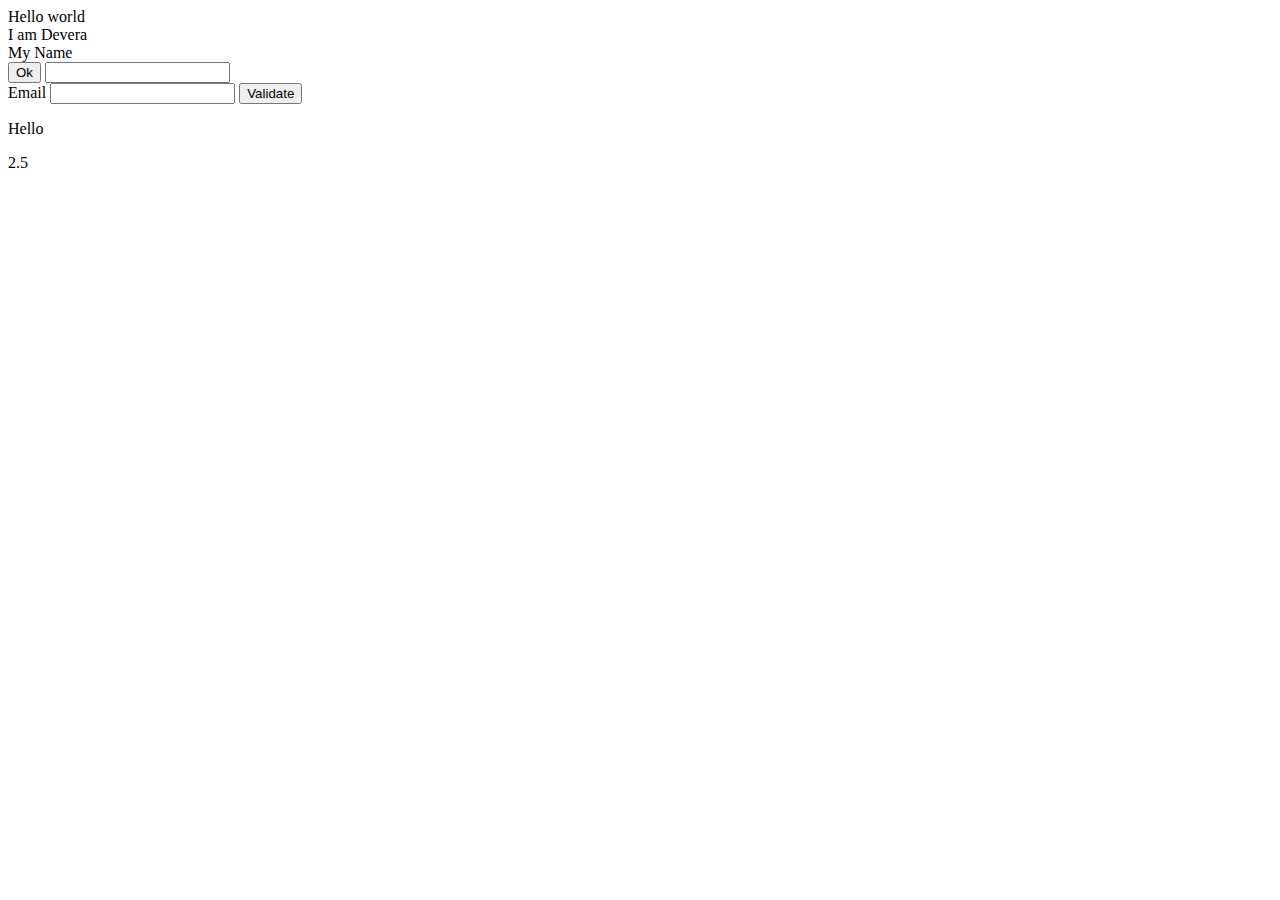
<file: Java-script/index.html>
<!DOCTYPE html>
<html lang="en">
<head>
    <meta charset="UTF-8">
    <meta http-equiv="X-UA-Compatible" content="IE=edge">
    <meta name="viewport" content="width=device-width, initial-scale=1.0">
  
    <title>Document</title>
</head>
<body '>
                          
    <div class="introduce">
        Hello world

    </div>
    <div id="introduce">
        I am Devera
    </div>
    <div id="myName">
        My Name

    </div>
    <button onclick="myFunction()">Ok</button>
    <input onchange="change()" type="text" />
    <br>
    <form action="#">
        <label>Email</label>
        <input id="myEmail"type="email" name="email" pattern="[a-z0-9._%+-]+@[a-z0-9.-]+\.[a-z]{2,3}$">
        <button onclick=" ValidateEmail()">Validate</button>
    </form>
    
    
    <script src="main.js"></script>
  
    
    
</body>
</html>
</file>
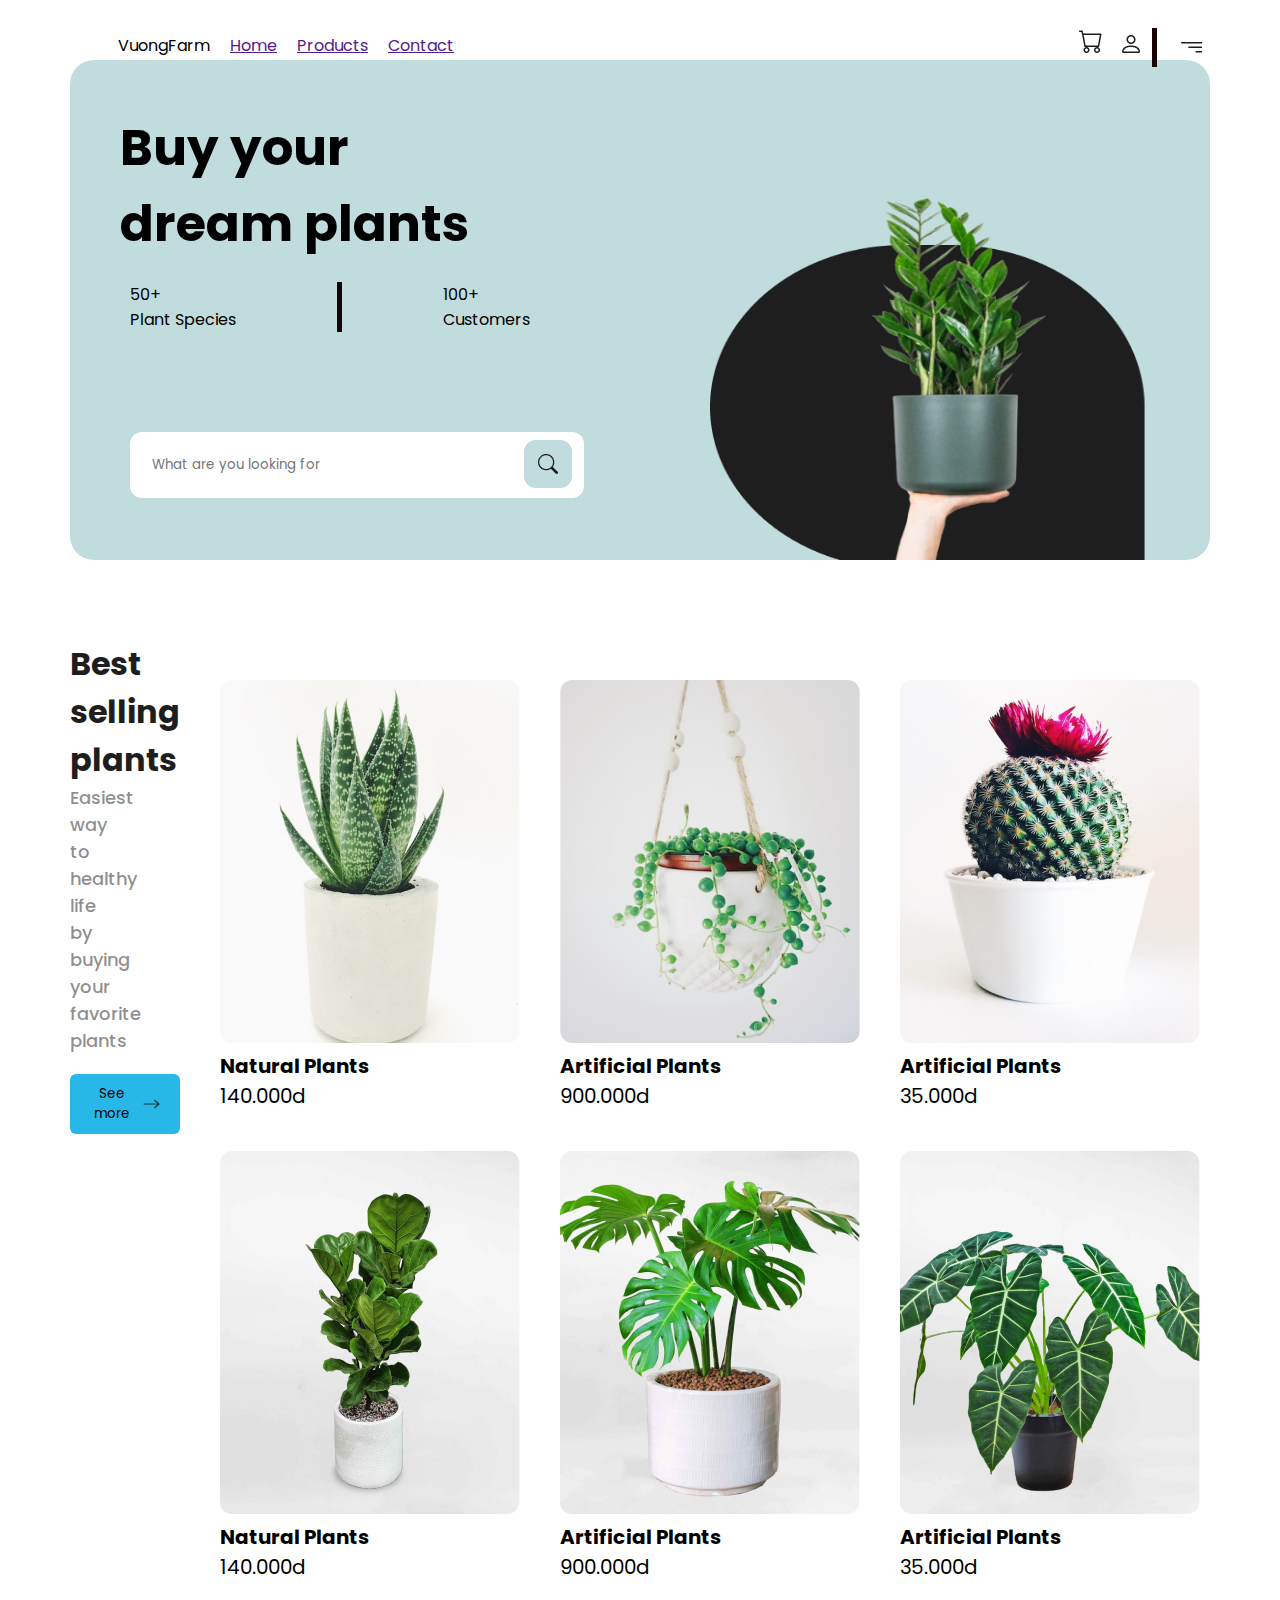
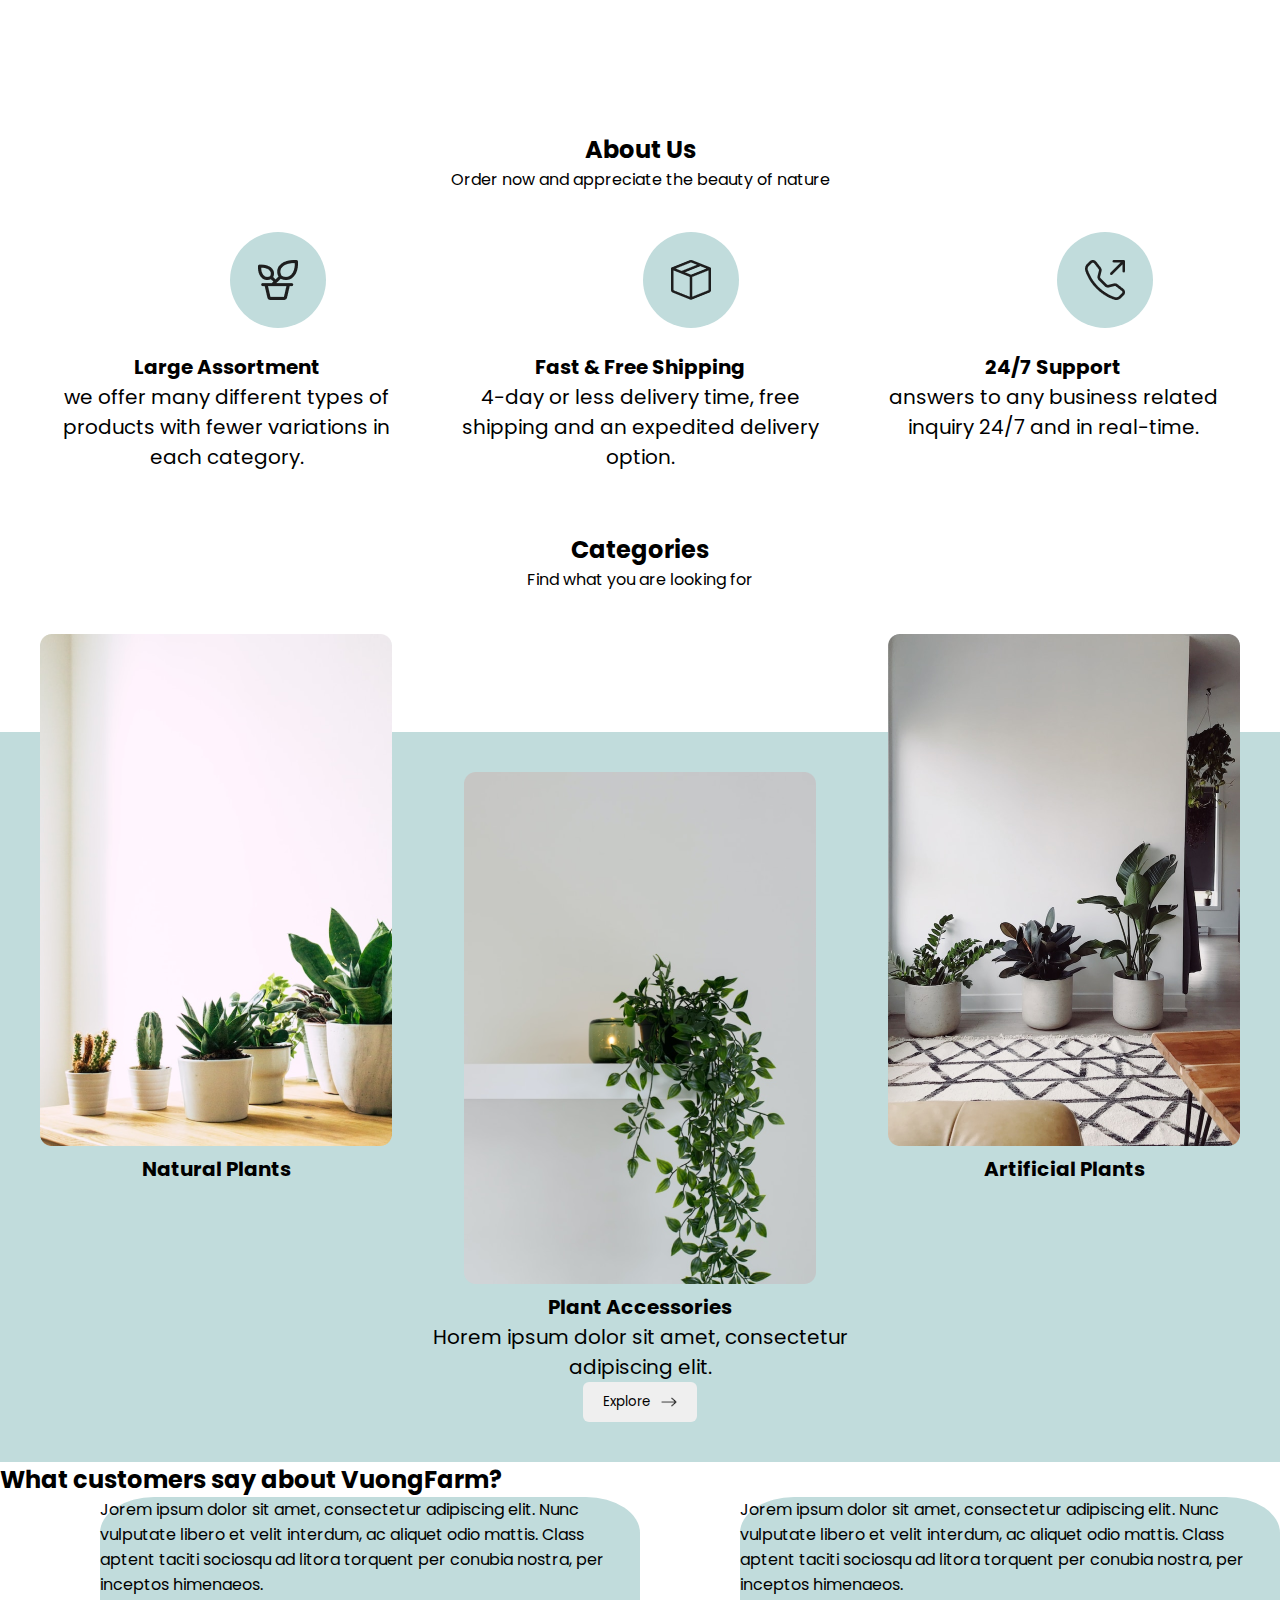
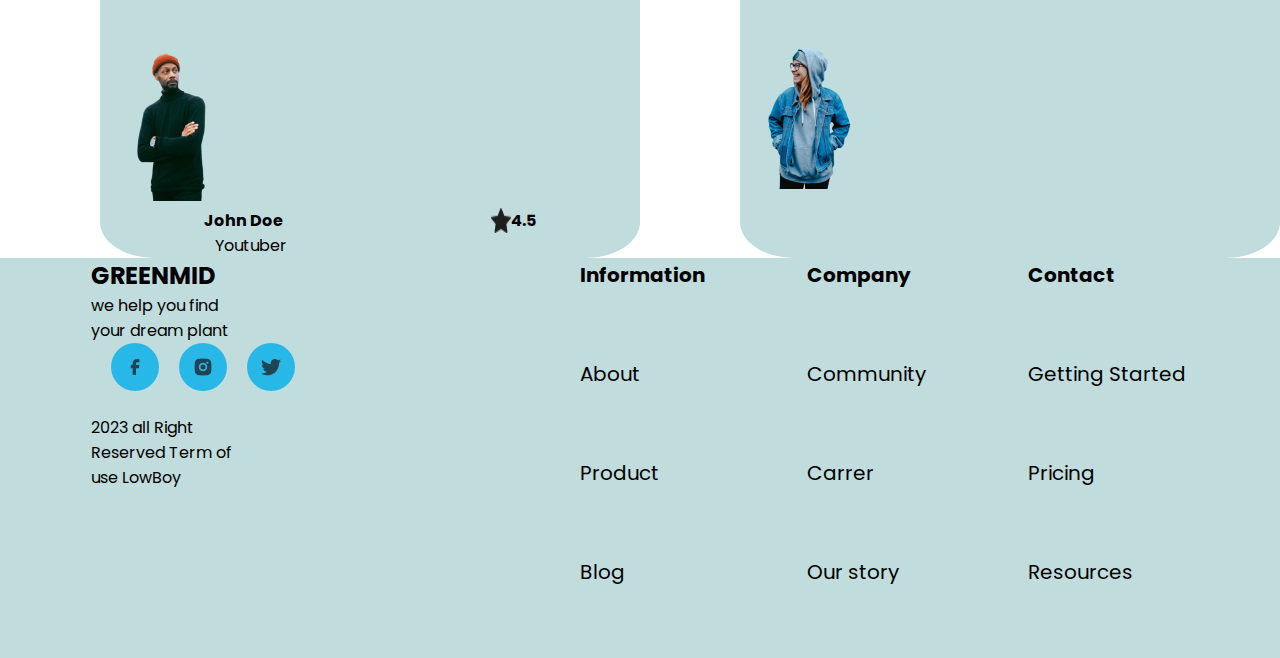
<file: vuongfarm/index.html>
<!DOCTYPE html>
<html lang="en">

<head>
    <meta charset="UTF-8">
    <meta http-equiv="X-UA-Compatible" content="IE=edge">
    <meta name="viewport" content="width=device-width, initial-scale=1.0">
    <link rel="stylesheet" href="index.css">
    <link rel="preconnect" href="https://fonts.googleapis.com/" />
    <link rel="preconnect" href="https://fonts.gstatic.com/" crossorigin />
    <link href="https://fonts.googleapis.com/css2?family=Poppins:wght@300;400;500;600;700;800&display=swap" rel="stylesheet">

    <title>VuongFarm</title>

</head>

<body>
    <div class="wrapper">
        <div class="header">
            <ul class="nav">
                <li class="logo">VuongFarm</li>
                <li><a href="">Home</a></li>
                <li><a href="">Products</a></li>
                <li><a href="">Contact</a></li>
            </ul>
            <ul class="top-icon">
                <li><img src="./images/cart.png" alt=""></li>
                <li><img src="./images/people.png" alt=""></li>
                <li class="verticalLine"></li>
                <li><img src="./images/catalog.png" alt=""></li>
            </ul>
        </div>
        <div id="content">
            <div class="banner1">
                <div class="content-left">
                    <h1 class="title-banner1">
                        <p>Buy your</p>
                        <p>dream plants</p>
                    </h1>
                    <div class="content-left-banner1">
                        <div>
                            <p>50+</p>
                            <p>Plant Species</p>
                        </div>

                        <div class="verticalLine">

                        </div>
                        <div>
                            <p>100+</p>
                            <p>Customers</p>

                        </div>


                    </div>
                    <div>
                        <div class="input-with-icon">
                            <input type="text" class="search-input" placeholder="What are you looking for">
                            <img src="./images/search.png" alt="search" class="search-icon" />
                        </div>

                    </div>
                </div>

                <div class="right-content">
                    <img class="img-tree" src="./images/tree.png" alt="tree">
                </div>
            </div>



        </div>

        <div class="banner2">
            <div class="content-left-banner2">
                <div class="title-banner2">
                    <h2>Best selling plants</h2>
                    <p>Easiest way to healthy life by buying your favorite plants </p>

                </div>
                <button class="button-with-icon">
                <span>See more</span>
                <img src="./images/arrow.png" alt="arrow">
                </button>
            </div>
            <div class="grid-container-banner2">
                <div class="grid-item-banner2">
                    <img src="images/item1.png" alt="item1">
                    <h4>Natural Plants</h4>
                    <p>140.000d</p>

                </div>
                <div class="grid-item-banner2">
                    <img src="images/item2.png" alt="item2">
                    <h4>Artificial Plants</h4>
                    <p>900.000d</p>

                </div>
                <div class="grid-item-banner2">
                    <img src="./images/item3.png" alt="item3">
                    <h4>Artificial Plants</h4>
                    <p>35.000d</p>

                </div>
                <div class="grid-item-banner2">
                    <img src="./images/item4.png" alt="item4">
                    <h4>Natural Plants</h4>
                    <p>140.000d</p>

                </div>
                <div class="grid-item-banner2">
                    <img src="./images/item5.png" alt="item5">
                    <h4>Artificial Plants</h4>
                    <p>900.000d</p>

                </div>
                <div class="grid-item-banner2">
                    <img src="./images/item6.png" alt="item6">
                    <h4>Artificial Plants</h4>
                    <p>35.000d</p>

                </div>

            </div>


        </div>



    </div>
    <div class="banner3">
        <h2>About Us</h2>
        <p>
            Order now and appreciate the beauty of nature
        </p>
        <div class="grid-container-banner3">
            <div class="grid-item-banner3">
                <div class="background-icon">
                    <img src="images/Vector1.png" alt="vector1">
                </div>

                <h4>Large Assortment</h4>
                <p>we offer many different types of products with fewer variations in each category.</p>

            </div>
            <div class="grid-item-banner3">
                <div class="background-icon">
                    <img src="images/Vector2.png" alt="Vector2">
                </div>

                <h4>Fast & Free Shipping</h4>
                <p>4-day or less delivery time, free shipping and an expedited delivery option.</p>

            </div>
            <div class="grid-item-banner3">
                <div class="background-icon">
                    <img src="images/Vector3.png" alt="Vector3">
                </div>

                <h4>24/7 Support</h4>
                <p>answers to any business related inquiry 24/7 and in real-time.</p>

            </div>

        </div>

    </div>
    <div class="banner4">
        <div class="content-top">
            <h2>Categories</h2>
            <p>Find what you are looking for</p>
        </div>

        <div class="grid-container-banner4">
            <div class="grid-item-banner4-1">
                <img src="images/Frame1.png" alt="frame1">
                <h4>Natural Plants</h4>


            </div>
            <div class="grid-item-banner4-2">
                <img src="images/Frame2.png" alt="frame2">
                <h4>Plant Accessories</h4>
                <p>Horem ipsum dolor sit amet, consectetur adipiscing elit.</p>
                <button class="button-with-icon2">
                    <span>Explore</span>
                    <img src="./images/arrow.png" alt="arrow">
                    </button>


            </div>
            <div class="grid-item-banner4-1">
                <img src="images/Frame3.png" alt="frame3">
                <h4>Artificial Plants</h4>


            </div>



        </div>

    </div>
    <div class="banner5">
        <div class="title-banner5">
            <h2>What customers say about VuongFarm?</h2>
        </div>
        <div class="content-banner5">
            <div class="content-left-banner5">
                <p>Jorem ipsum dolor sit amet, consectetur adipiscing elit. Nunc vulputate libero et velit interdum, ac aliquet odio mattis. Class aptent taciti sociosqu ad litora torquent per conubia nostra, per inceptos himenaeos.</p>
                <div>
                    <img src="./images/people1.png" alt="people1">

                    <div class="author">
                        <div>

                            <h4>John Doe</h4>


                        </div>

                        <div class="rate">

                            <img src="./images/star.png" alt="star">
                            <h4>4.5</h4>


                        </div>



                    </div>
                    <p class="youtuber">Youtuber</p>


                </div>


            </div>

            <div class="content-right-banner5">
                <p>Jorem ipsum dolor sit amet, consectetur adipiscing elit. Nunc vulputate libero et velit interdum, ac aliquet odio mattis. Class aptent taciti sociosqu ad litora torquent per conubia nostra, per inceptos himenaeos.</p>
                <div>
                    <img src="./images/people2.png" alt="people2">

                </div>


            </div>

        </div>


    </div>
    </div>
    <footer class="footer">
        <div class="footer-left-content">
            <h2>GREENMID</h2>
            <p>we help you find your dream plant</p>
            <div class="icon">
                <div class="background-icon1">
                    <img src="images/fb.png" alt="facebook">
                </div>
                <div class="background-icon1">
                    <img src="images/ins.png" alt="instgram">
                </div>
                <div class="background-icon1">
                    <img src="images/tw.png" alt="twitter">
                </div>



            </div>
            <div>
                <p>2023 all Right Reserved Term of use LowBoy</p>
            </div>


        </div>
        <div class="grid-footer-right-content">
            <div class="grid-footer-item">
                <h4>Information</h4>
            </div>
            <div class="grid-footer-item">
                <h4>Company</h4>
            </div>
            <div class="grid-footer-item">
                <h4>Contact</h4>
            </div>
            <div class="grid-footer-item">
                <p>About</p>
            </div>
            <div class="grid-footer-item">
                <p>Community</p>
            </div>
            <div class="grid-footer-item">
                <p>Getting Started</p>
            </div>
            <div class="grid-footer-item">
                <p>Product</p>
            </div>
            <div class="grid-footer-item">
                <p>Carrer</p>
            </div>
            <div class="grid-footer-item">
                <p>Pricing</p>
            </div>
            <div class="grid-footer-item">
                <p>Blog</p>
            </div>
            <div class="grid-footer-item">
                <p>Our story</p>
            </div>
            <div class="grid-footer-item">
                <p>Resources</p>
            </div>




        </div>
    </footer>

    </div>
</body>

</html>
</file>
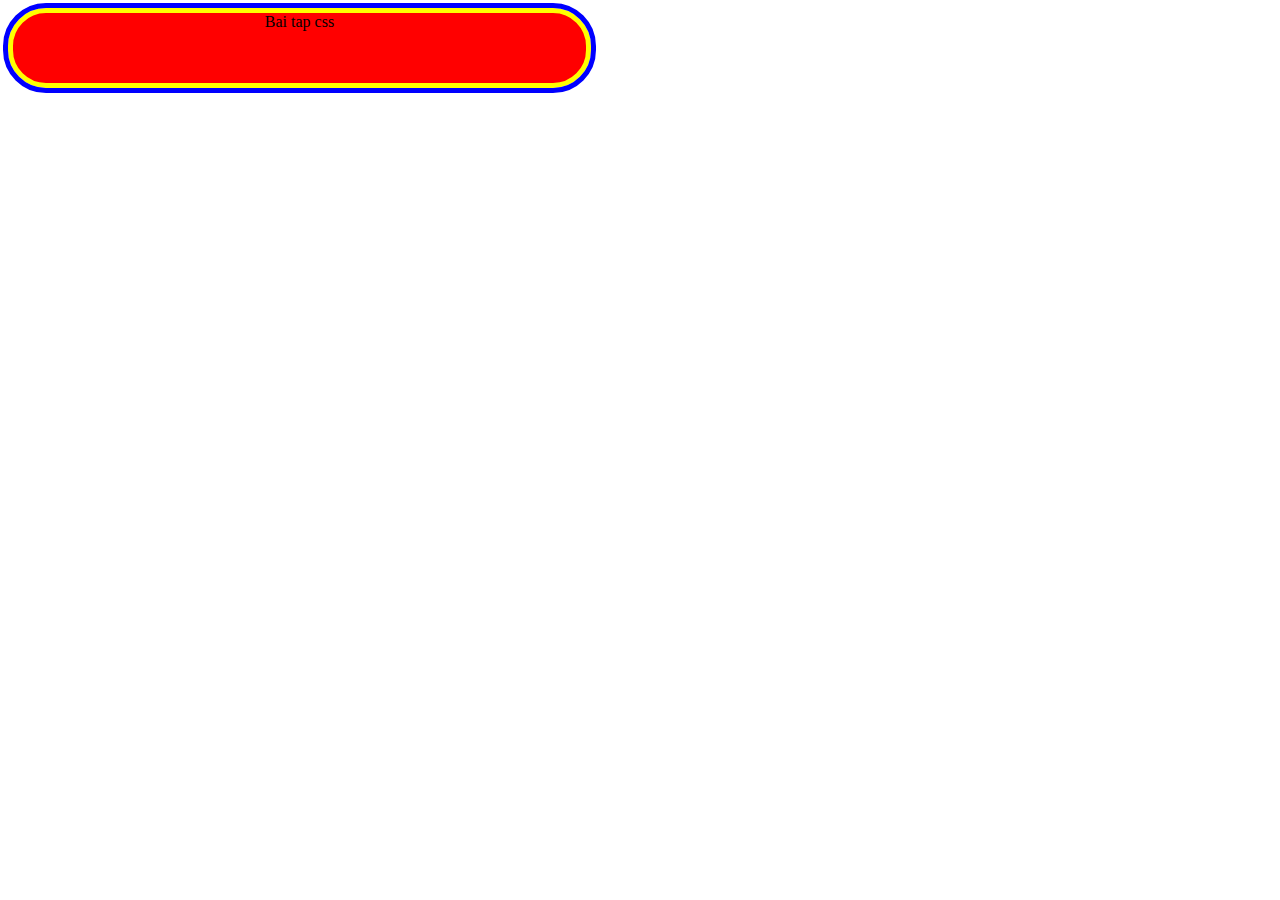
<file: vuongfarm/EX/index.html>
<!DOCTYPE html>
<html lang="en">
<head>
    <meta charset="UTF-8">
    <meta http-equiv="X-UA-Compatible" content="IE=edge">
    <meta name="viewport" content="width=device-width, initial-scale=1.0">
    <link rel="stylesheet" href="index.css">
    <title>Document</title>
</head>
<body>
    <div class="box">
        
        Bai tap css

    </div>
    
</body>
</html>
</file>
<file: vuongfarm/index.css>
body {
                margin: 0 auto;
                background-color: lightgrey;
            }
            
            .wrapper {
                background-color: white;
                padding: 30px 70px;
            }
            
            ul {
                text-align: center;
            }
            
            #content {
                overflow: auto;
            }
            
            .column1,
            .column2,
            .column3 {
                width: 31.3%;
                float: left;
            }
            
            .column1 {
                float: left;
            }
            
            .column2 {
                margin: 0% 3%;
            }
            
            .column3 {
                float: right;
                margin: 0%;
            }
            
            li {
                display: inline;
                padding: 0.5em;
            }
            
            .article {
                background-color: #efefef;
                height: 10em;
                margin-bottom: 1em;
            }
            
            .header {
                display: flex;
                align-items: center;
                justify-content: space-between;
            }
            
            * {
                margin: 0;
                font-family: "Poppins", sans-serif;
            }
            
            .title-banner1 {
                margin-left: 50px;
                margin-top: 50px;
                font-size: 50px;
            }
            
            .verticalLine {
                border-left: thick solid hsl(0, 69%, 5%);
            }
            
            .content-left-banner1 {
                display: flex;
                flex-wrap: wrap;
                justify-content: space-around;
                margin-top: 20px;
                padding-left: 10px;
            }
            
            .banner1 {
                display: flex;
                justify-content: space-between;
                height: 500px;
                background: #C1DCDC;
                border-radius: 24px;
            }
            
            .search-input {
                border-radius: 12px;
                text-indent: 20px;
                border: none;
                outline: none;
                transition: 0.3s;
                width: 100%;
                height: 100%;
                position: absolute;
            }
            
            .search-input:focus {
                border-color: #56c9c9;
                box-shadow: 0 0 8px 0 #6deaea;
            }
            
            .input-with-icon {
                margin: 12px auto;
                position: relative;
                width: 450px;
                height: 64px;
                margin-top: 100px;
                margin-left: 60px;
            }
            
            .search-icon {
                padding: 14px;
                margin: 8px;
                right: 0;
                background-color: #C1DCDC;
                border-radius: 12px;
                position: absolute;
            }
            
            .img-tree {
                position: absolute;
                width: 450px;
                height: 400px;
                right: 120px;
                top: 160px;
            }
            
            .banner2 {
                display: flex;
                flex-direction: row;
                justify-content: space-between;
                height: auto;
                margin: 80px 0;
            }
            
            .title-banner2 {
                width: 15%;
            }
            
            .title-banner2 p {
                font-weight: 500;
                font-size: 18px;
                line-height: 27px;
                color: rgba(30, 30, 30, 0.5);
            }
            
            .title-banner2 h2 {
                font-weight: 700;
                font-size: 32px;
                line-height: 48px;
                color: #1e1e1e;
            }
            
            .button-with-icon {
                display: inline-flex;
                align-items: center;
                justify-content: center;
                background-color: #28b8e8;
                padding: 10px 20px;
                border: none;
                border-radius: 6px;
                cursor: pointer;
                margin-top: 20px;
            }
            
            .button-with-icon img {
                height: 10px;
                margin-left: 10px;
            }
            
            .grid-container-banner2 {
                display: grid;
                grid-template-columns: auto auto auto;
                padding: 20px;
            }
            
            .grid-item-banner2 {
                background-color: rgba(255, 255, 255, 0.8);
                padding: 20px;
                font-size: 20px;
                text-align: left;
            }
            
            .banner3 {
                height: 400px;
                text-align: center;
                background: white;
            }
            
            .grid-container-banner3 {
                display: grid;
                grid-template-columns: auto auto auto;
                padding: 20px;
            }
            
            .grid-item-banner3 {
                padding: 20px;
                font-size: 20px;
                text-align: center;
            }
            
            .background-icon {
                display: flex;
                justify-content: center;
                align-items: center;
                background-color: #c1dcdc;
                border-radius: 50%;
                width: 96px;
                height: 96px;
                margin-bottom: 24px;
                margin-left: 190px;
            }
            
            .grid-container-banner4 {
                display: grid;
                grid-template-columns: auto auto auto;
                padding: 20px;
                background-color: #C1DCDC;
            }
            
            .banner4 {
                height: auto;
                text-align: center;
                background: white;
            }
            
            .grid-item-banner4-1 {
                padding: 20px;
                font-size: 20px;
                text-align: center;
                transform: translateY(-20%);
            }
            
            .grid-item-banner4-2 {
                padding: 20px;
                font-size: 20px;
                text-align: center;
            }
            
            .button-with-icon2 {
                display: inline-flex;
                align-items: center;
                justify-content: center;
                padding: 10px 20px;
                border: none;
                border-radius: 6px;
                cursor: pointer;
            }
            
            .button-with-icon2 img {
                height: 10px;
                margin-left: 10px;
            }
            
            .content-top {
                height: 200px;
            }
            
            .banner5 {
                background-color: white;
                overflow-x: scroll;
            }
            
            .content-banner5 {
                display: flex;
            }
            
            .content-left-banner5 {
                background-color: #C1DCDC;
                border-radius: 10%;
                margin-left: 100px;
            }
            
            .content-right-banner5 {
                background-color: #C1DCDC;
                margin-left: 100px;
                border-radius: 10%;
            }
            
            .author {
                display: flex;
                justify-content: space-around;
            }
            
            .rate {
                display: flex;
            }
            
            .youtuber {
                margin-left: 115px;
            }
            
            .footer {
                display: flex;
                justify-content: space-around;
                height: 400px;
                background-color: #C1DCDC;
            }
            
            .icon {
                display: flex;
                justify-content: space-between;
            }
            
            .footer-left-content p {
                width: 150px;
            }
            
            .grid-footer-right-content {
                display: grid;
                grid-template-columns: auto auto auto;
                padding: 2px;
                background-color: #C1DCDC;
            }
            
            .grid-footer-item {
                padding: 1px;
                font-size: 20px;
                text-align: left;
                padding-top: 0px;
                margin-left: 100px;
            }
            
            .background-icon1 {
                display: flex;
                justify-content: center;
                align-items: center;
                border-radius: 50%;
                width: 48px;
                height: 48px;
                margin-bottom: 24px;
                margin-left: 20px;
                background-color: #28b8e8;
            }
</file>
<file: vuongfarm/EX/index.css>
.box {
    display: flex;
    justify-content: center;
    background: red;
    border: 5px solid yellow;
    outline: 5px solid blue;
    transition: 0.7s all ease-in;
    height: 70px;
    width: 573px;
    border-radius: 38px;
    text-align: center;



}

.box::after {
    background: url(./icon.png)no-repeat;

}
</file>
